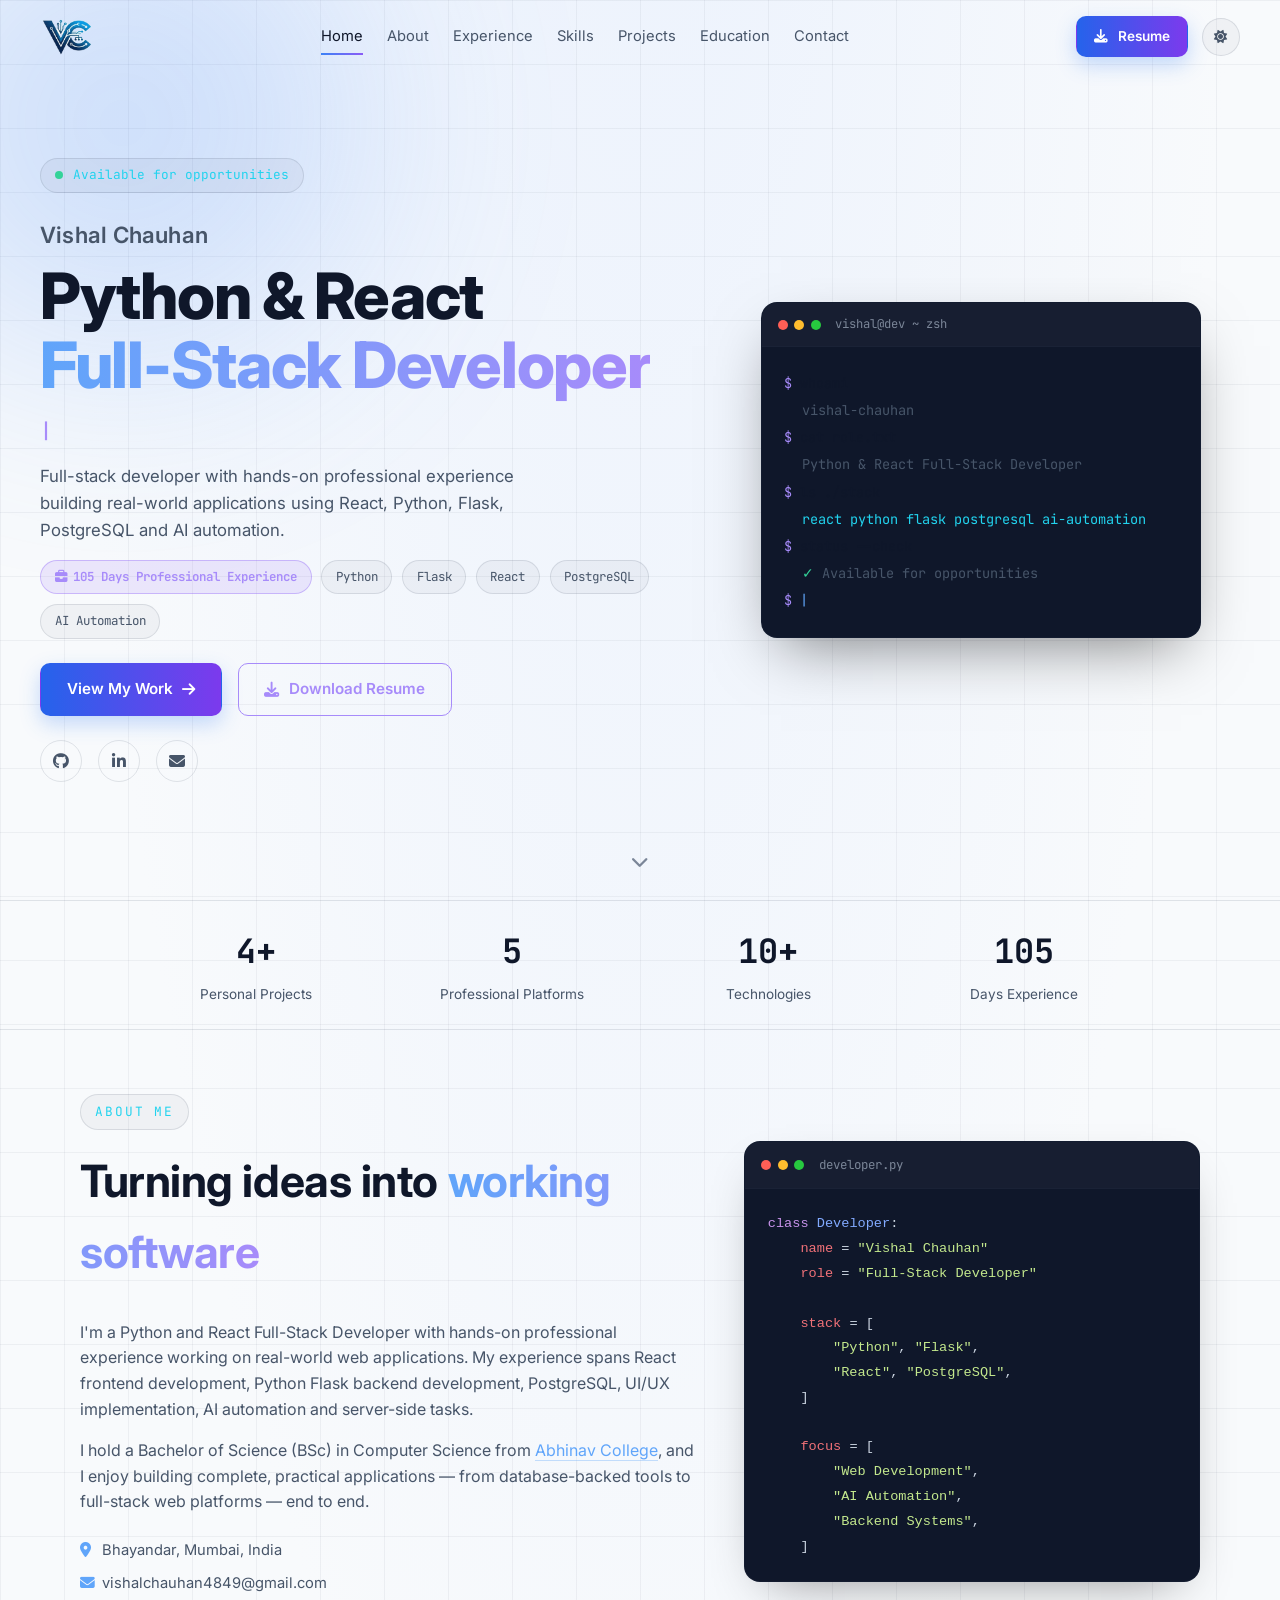
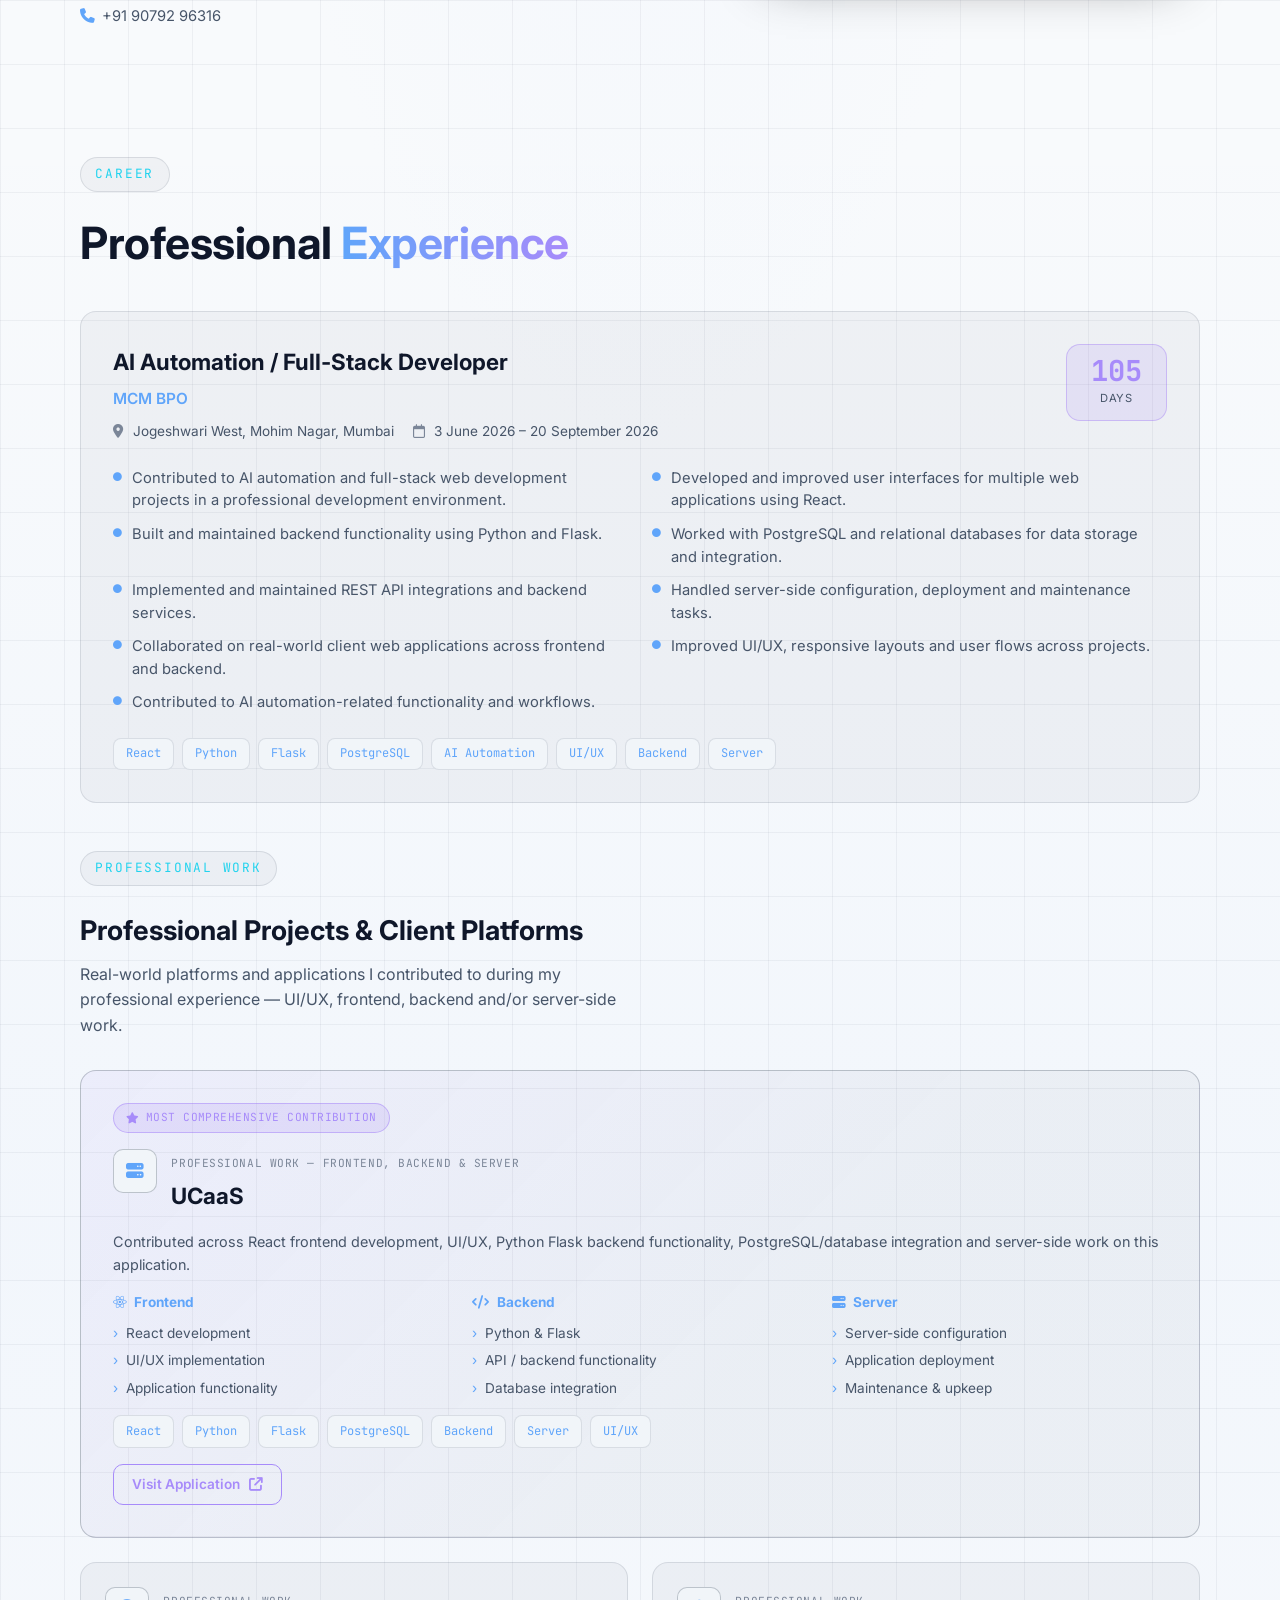
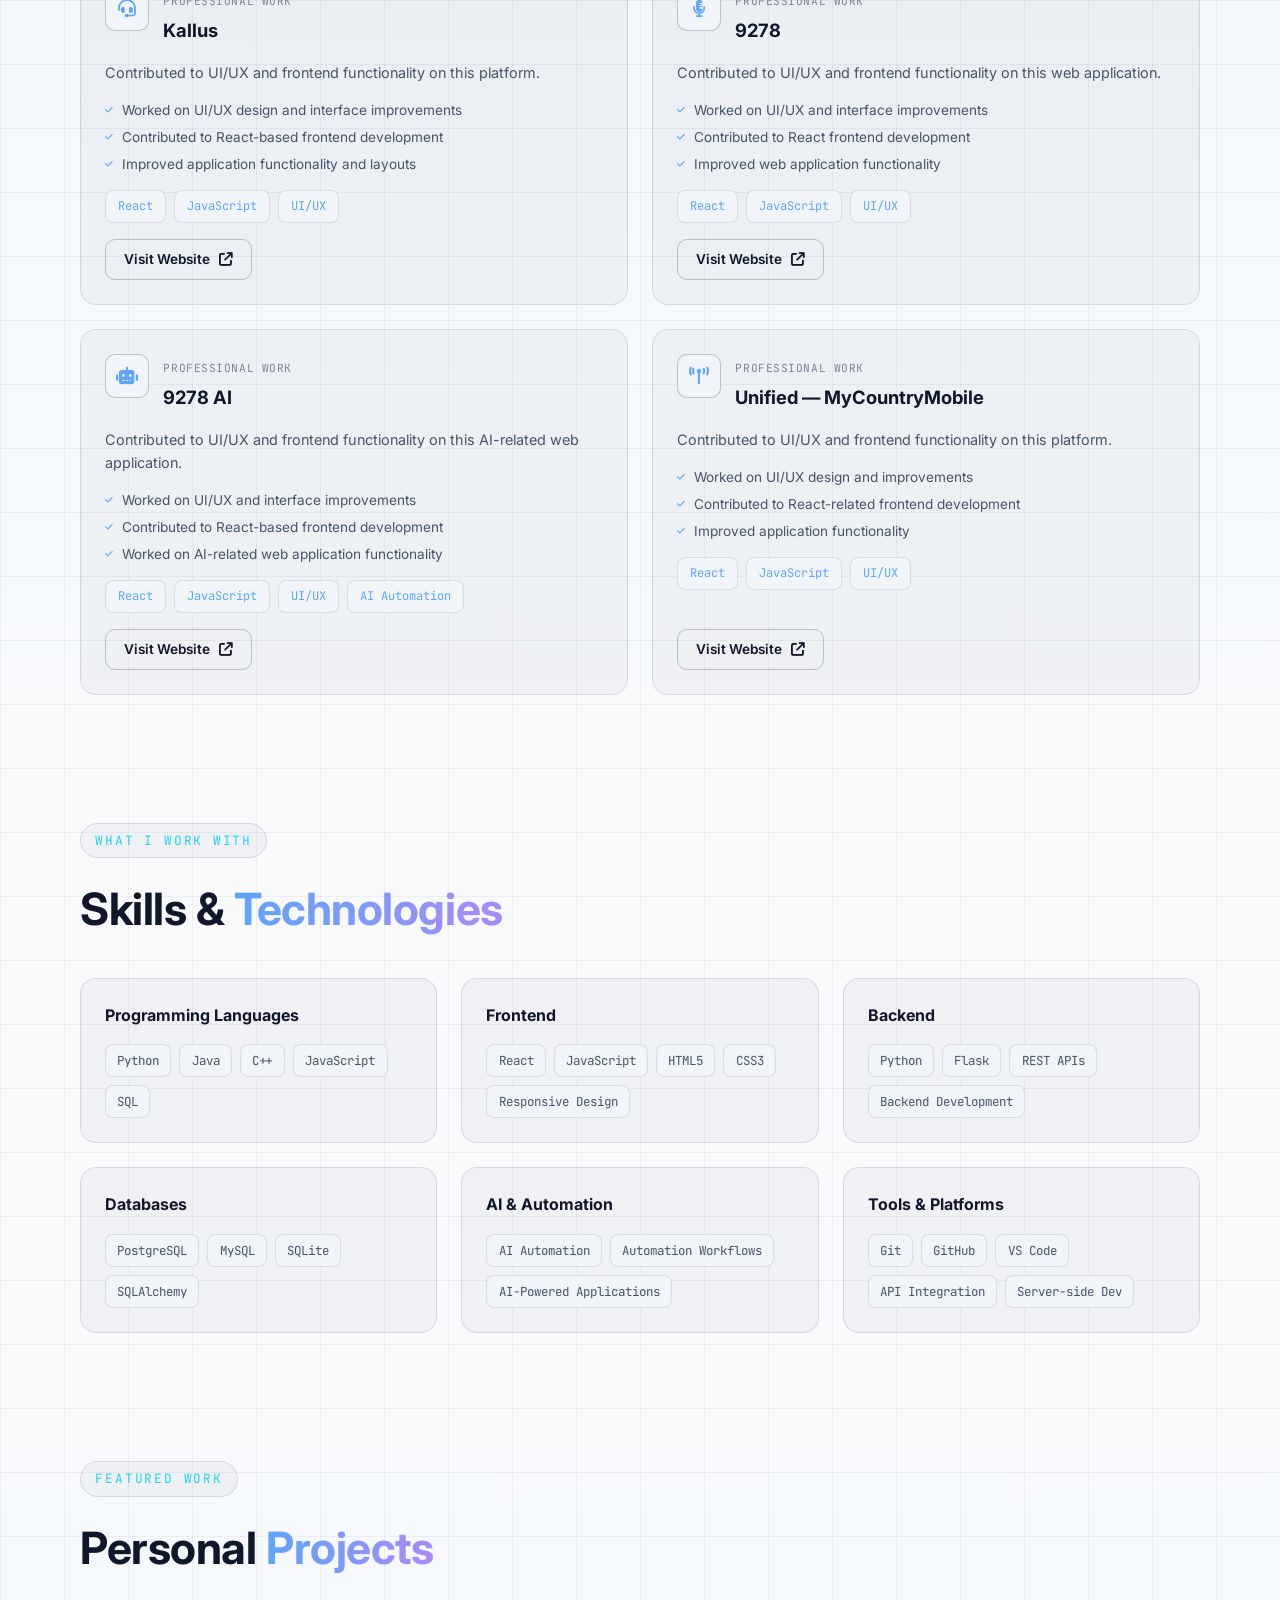
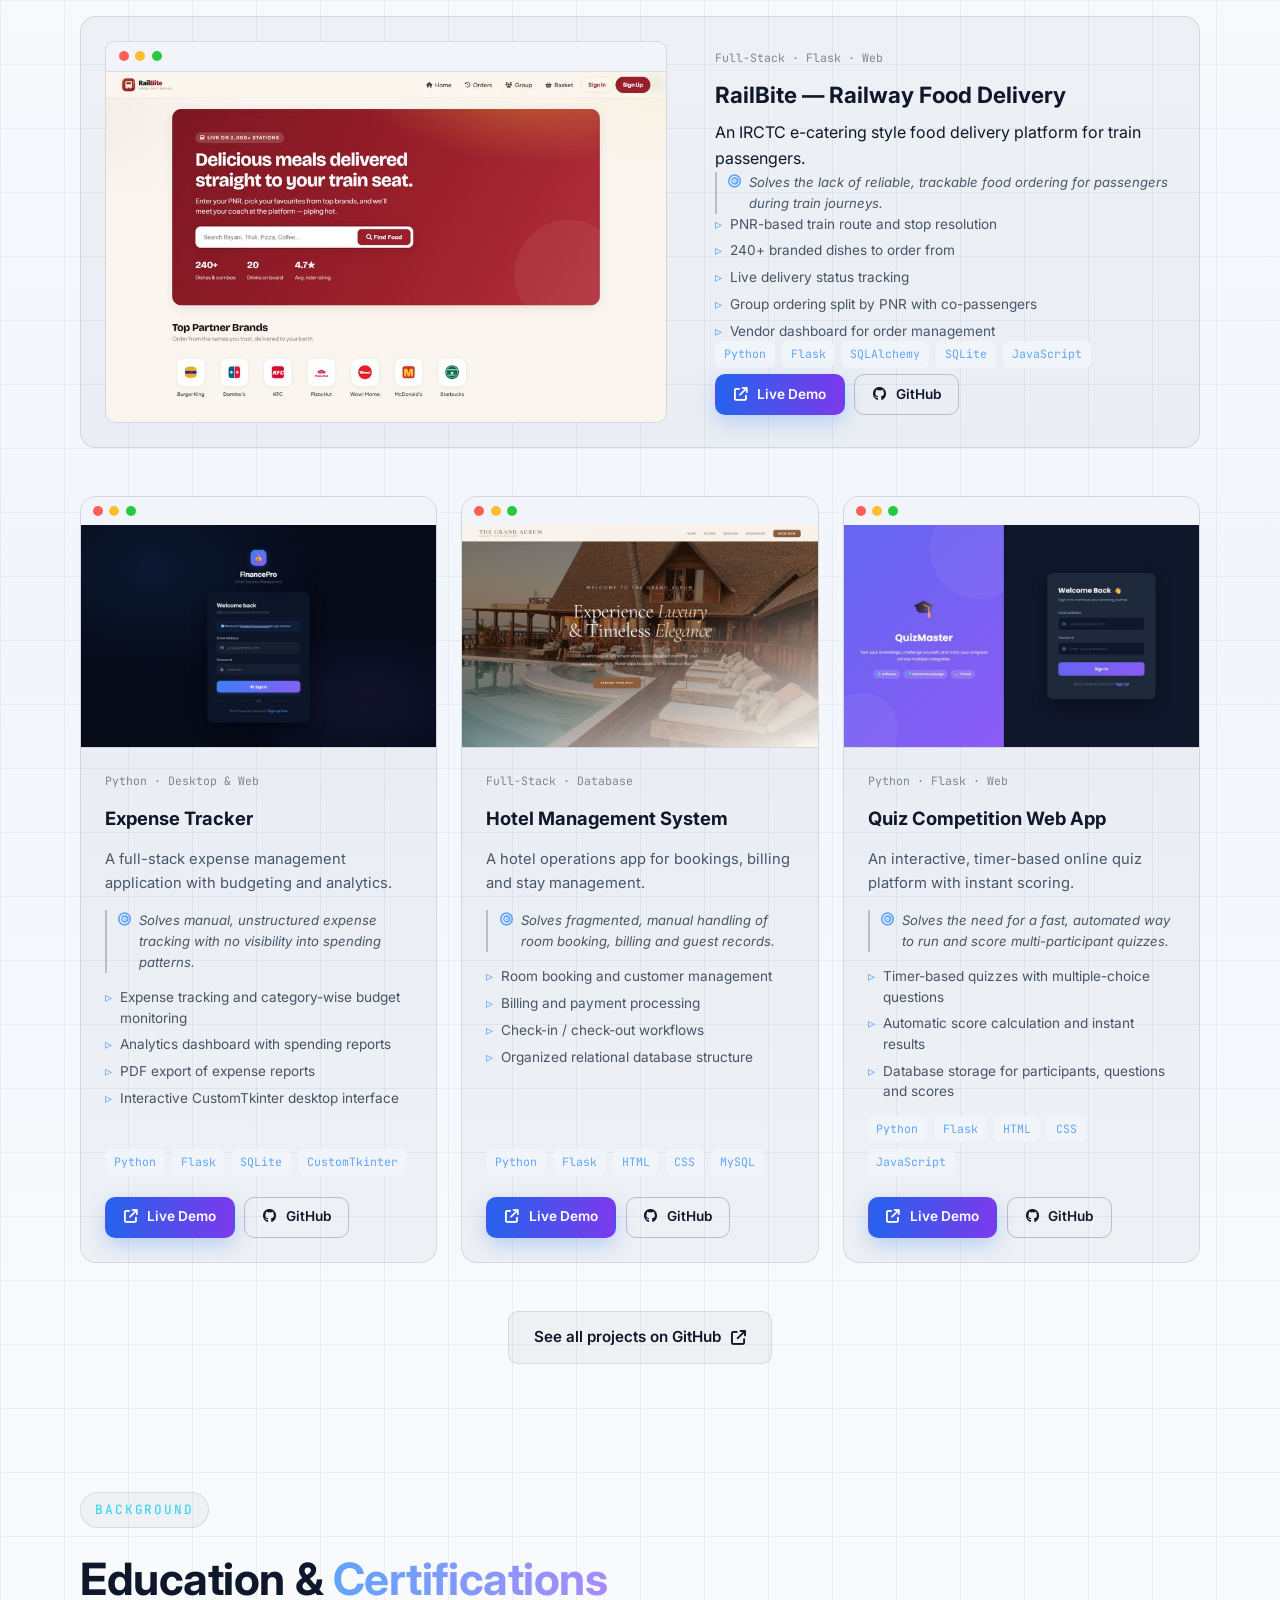
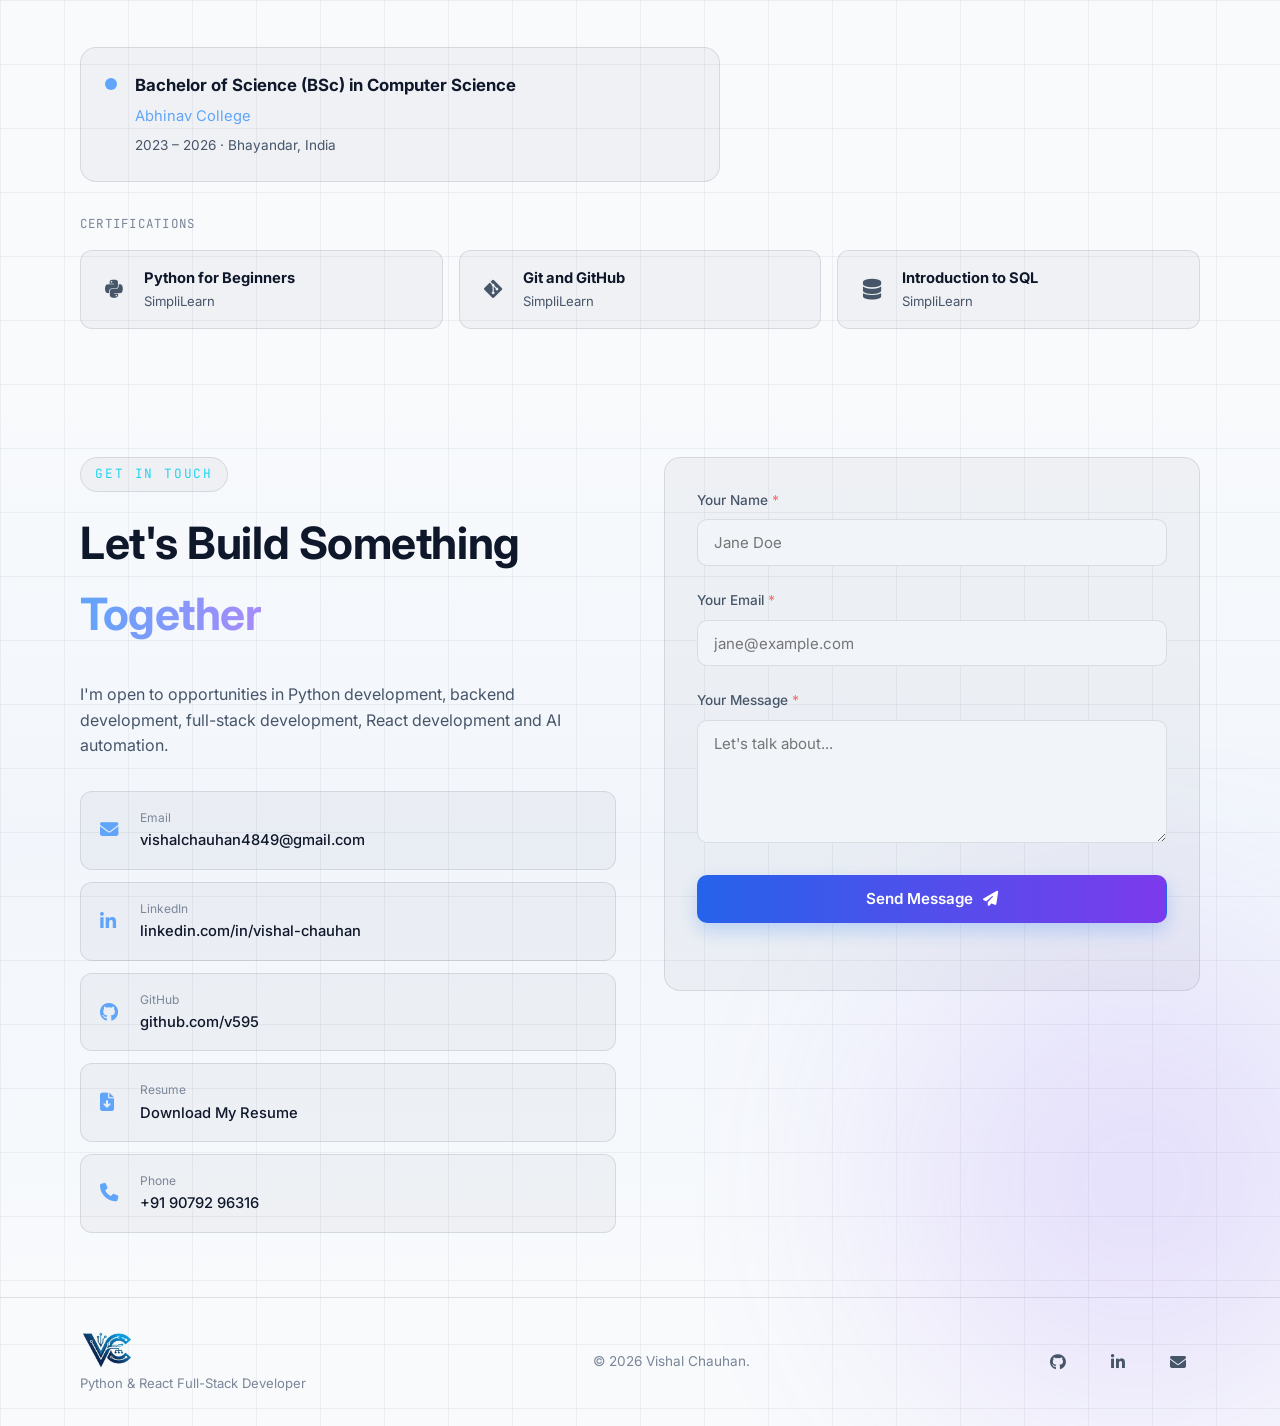
<file: netlify_site/index.html>
<!doctype html>
<html lang="en">
<head>
<meta charset="UTF-8">
<meta name="viewport" content="width=device-width, initial-scale=1.0">
<title>Vishal Chauhan | Python & React Full-Stack Developer</title>
<meta name="description" content="Python & React Full-Stack Developer with professional experience in Flask, PostgreSQL, AI automation, UI/UX, backend development and modern web applications.">
<meta name="author" content="Vishal Chauhan">
<link rel="canonical" href="https://vishalchauhann.netlify.app/">
<meta property="og:type" content="website">
<meta property="og:title" content="Vishal Chauhan | Python & React Full-Stack Developer">
<meta property="og:description" content="Python & React Full-Stack Developer with professional experience in Flask, PostgreSQL, AI automation, UI/UX, backend development and modern web applications.">
<meta property="og:url" content="https://vishalchauhann.netlify.app/">
<meta name="twitter:card" content="summary">
<meta name="twitter:title" content="Vishal Chauhan | Python & React Full-Stack Developer">
<meta name="twitter:description" content="Python & React Full-Stack Developer with professional experience in Flask, PostgreSQL, AI automation, UI/UX, backend development and modern web applications.">
<link rel="icon" type="image/png" href="files/vc-logo.png">
<link rel="preconnect" href="https://fonts.googleapis.com">
<link rel="preconnect" href="https://fonts.gstatic.com" crossorigin>
<link href="https://fonts.googleapis.com/css2?family=Inter:wght@400;500;600;700;800&family=JetBrains+Mono:wght@400;500;600&display=swap" rel="stylesheet">
<link rel="stylesheet" href="https://cdnjs.cloudflare.com/ajax/libs/font-awesome/6.5.2/css/all.min.css">
<link rel="stylesheet" href="css/style.css">
</head>
<body>
<script>
  (function () {
    var saved = localStorage.getItem("theme");
    if (saved === "light" || (!saved && window.matchMedia("(prefers-color-scheme: light)").matches)) {
      document.documentElement.setAttribute("data-theme", "light");
    }
  })();
</script>

<a href="#main" class="skip-link">Skip to content</a>

<div class="bg-wash"></div>
<div class="bg-grid"></div>
<div class="glow glow-a"></div>
<div class="glow glow-b"></div>

<div id="toast" class="toast" role="status" aria-live="polite"></div>

<header class="navbar" id="navbar">
  <div class="nav-inner">
    <a href="#home" class="brand"><img src="files/vc-logo.png" alt="Vishal Chauhan" class="brand-logo"></a>
    <nav class="nav-links" id="navLinks" aria-label="Primary">
      <a href="#home" class="nav-link active" data-nav>Home</a>
      <a href="#about" class="nav-link" data-nav>About</a>
      <a href="#experience" class="nav-link" data-nav>Experience</a>
      <a href="#skills" class="nav-link" data-nav>Skills</a>
      <a href="#projects" class="nav-link" data-nav>Projects</a>
      <a href="#education" class="nav-link" data-nav>Education</a>
      <a href="#contact" class="nav-link" data-nav>Contact</a>
    </nav>
    <div class="nav-actions">
      <a href="files/VISHAL_CHAUHAN_Resume.pdf" class="btn btn-primary btn-sm" download>
        <i class="fa-solid fa-download"></i> <span>Resume</span>
      </a>
      <button class="theme-toggle" id="themeToggle" aria-label="Toggle light/dark theme">
        <i class="fa-solid fa-sun"></i>
        <i class="fa-solid fa-moon"></i>
      </button>
      <button class="nav-toggle" id="navToggle" aria-label="Toggle menu" aria-expanded="false" aria-controls="navLinks">
        <span></span><span></span><span></span>
      </button>
    </div>
  </div>
</header>

<main id="main">

  <section class="hero" id="home">
    <div class="hero-inner">
      <div class="hero-text">
        <p class="eyebrow reveal"><span class="pulse-dot"></span> Available for opportunities</p>
        <h1 class="hero-name reveal">Vishal Chauhan</h1>
        <h2 class="hero-title reveal">Python &amp; React<br><span class="gradient-text">Full-Stack Developer</span></h2>
        <p class="hero-role reveal">
          <span id="typed"></span><span class="cursor">|</span>
        </p>
        <p class="hero-desc reveal">Full-stack developer with hands-on professional experience building real-world applications using React, Python, Flask, PostgreSQL and AI automation.</p>
        <div class="hero-highlights reveal">
          <span class="highlight-chip highlight-chip-accent"><i class="fa-solid fa-briefcase"></i> 105 Days Professional Experience</span>
          <span class="highlight-chip">Python</span>
          <span class="highlight-chip">Flask</span>
          <span class="highlight-chip">React</span>
          <span class="highlight-chip">PostgreSQL</span>
          <span class="highlight-chip">AI Automation</span>
        </div>
        <div class="hero-cta reveal">
          <a href="#projects" class="btn btn-primary">View My Work <i class="fa-solid fa-arrow-right"></i></a>
          <a href="files/VISHAL_CHAUHAN_Resume.pdf" class="btn btn-accent" download>
            <i class="fa-solid fa-download"></i> Download Resume
          </a>
        </div>
        <div class="hero-socials reveal">
          <a href="https://github.com/v595" target="_blank" rel="noopener" aria-label="GitHub"><i class="fa-brands fa-github"></i></a>
          <a href="https://www.linkedin.com/in/vishal-chauhan-854780410" target="_blank" rel="noopener" aria-label="LinkedIn"><i class="fa-brands fa-linkedin-in"></i></a>
          <a href="mailto:vishalchauhan4849@gmail.com" aria-label="Email"><i class="fa-solid fa-envelope"></i></a>
        </div>
      </div>
      <div class="hero-visual reveal">
        <div class="term-panel">
          <div class="term-head">
            <span class="dot red"></span><span class="dot yellow"></span><span class="dot green"></span>
            <span class="term-title">vishal@dev ~ zsh</span>
          </div>
          <div class="term-body">
            <div><span class="term-prompt">$</span> <span class="term-cmd">whoami</span></div>
            <span class="term-out">vishal-chauhan</span>
            <div><span class="term-prompt">$</span> <span class="term-cmd">cat role.txt</span></div>
            <span class="term-out">Python &amp; React Full-Stack Developer</span>
            <div><span class="term-prompt">$</span> <span class="term-cmd">ls ./stack</span></div>
            <span class="term-out"><span class="term-tag">react</span>  <span class="term-tag">python</span>  <span class="term-tag">flask</span>  <span class="term-tag">postgresql</span>  <span class="term-tag">ai-automation</span></span>
            <div><span class="term-prompt">$</span> <span class="term-cmd">status --check</span></div>
            <span class="term-out"><span class="term-ok">&#10003;</span> Available for opportunities</span>
            <div><span class="term-prompt">$</span> <span class="cursor">|</span></div>
          </div>
        </div>
      </div>
    </div>
    <a href="#about" class="scroll-cue" aria-label="Scroll down"><i class="fa-solid fa-chevron-down"></i></a>
  </section>

  <section class="stats">
    <div class="stats-inner">
      <div class="stat reveal">
        <div class="stat-value" data-count="4" data-suffix="+">0</div>
        <div class="stat-label">Personal Projects</div>
      </div>
      <div class="stat reveal">
        <div class="stat-value" data-count="5" data-suffix="">0</div>
        <div class="stat-label">Professional Platforms</div>
      </div>
      <div class="stat reveal">
        <div class="stat-value" data-count="10" data-suffix="+">0</div>
        <div class="stat-label">Technologies</div>
      </div>
      <div class="stat reveal">
        <div class="stat-value" data-count="105" data-suffix="">0</div>
        <div class="stat-label">Days Experience</div>
      </div>
    </div>
  </section>

  <section class="section" id="about">
    <div class="section-inner about-grid">
      <div class="reveal">
        <p class="section-tag">About Me</p>
        <h2 class="section-title">Turning ideas into <span class="gradient-text">working software</span></h2>
        <p class="about-text">I'm a Python and React Full-Stack Developer with hands-on professional experience working on real-world web applications. My experience spans React frontend development, Python Flask backend development, PostgreSQL, UI/UX implementation, AI automation and server-side tasks.</p>
        <p class="about-text">
          I hold a Bachelor of Science (BSc) in Computer Science from
          <a href="https://www.abhinavcollege.org/" target="_blank" rel="noopener">Abhinav College</a>,
          and I enjoy building complete, practical applications — from database-backed
          tools to full-stack web platforms — end to end.
        </p>
        <div class="about-info">
          <div><i class="fa-solid fa-location-dot"></i> Bhayandar, Mumbai, India</div>
          <div><i class="fa-solid fa-envelope"></i> vishalchauhan4849@gmail.com</div>
          <div><i class="fa-solid fa-phone"></i> +91 90792 96316</div>
        </div>
      </div>
      <div class="code-card reveal">
        <div class="code-card-head">
          <span class="dot red"></span><span class="dot yellow"></span><span class="dot green"></span>
          <span class="code-card-title">developer.py</span>
        </div>
        <pre class="code-card-body"><code><span class="tok-kw">class</span> <span class="tok-class">Developer</span>:
    <span class="tok-var">name</span> = <span class="tok-str">"Vishal Chauhan"</span>
    <span class="tok-var">role</span> = <span class="tok-str">"Full-Stack Developer"</span>

    <span class="tok-var">stack</span> = [
        <span class="tok-str">"Python"</span>, <span class="tok-str">"Flask"</span>,
        <span class="tok-str">"React"</span>, <span class="tok-str">"PostgreSQL"</span>,
    ]

    <span class="tok-var">focus</span> = [
        <span class="tok-str">"Web Development"</span>,
        <span class="tok-str">"AI Automation"</span>,
        <span class="tok-str">"Backend Systems"</span>,
    ]</code></pre>
      </div>
    </div>
  </section>

  <section class="section section-alt" id="experience">
    <div class="section-inner">
      <p class="section-tag reveal">Career</p>
      <h2 class="section-title reveal">Professional <span class="gradient-text">Experience</span></h2>

      <div class="exp-card reveal">
        <div class="exp-head">
          <div class="exp-head-main">
            <h3>AI Automation / Full-Stack Developer</h3>
            <span class="exp-company">MCM BPO</span>
            <p class="exp-meta">
              <span><i class="fa-solid fa-location-dot"></i> Jogeshwari West, Mohim Nagar, Mumbai</span>
              <span><i class="fa-regular fa-calendar"></i> 3 June 2026 – 20 September 2026</span>
            </p>
          </div>
          <div class="exp-duration">
            <span class="exp-duration-value">105</span>
            <span class="exp-duration-label">Days</span>
          </div>
        </div>
        <ul class="exp-list">
          <li><i class="fa-solid fa-circle"></i> Contributed to AI automation and full-stack web development projects in a professional development environment.</li>
          <li><i class="fa-solid fa-circle"></i> Developed and improved user interfaces for multiple web applications using React.</li>
          <li><i class="fa-solid fa-circle"></i> Built and maintained backend functionality using Python and Flask.</li>
          <li><i class="fa-solid fa-circle"></i> Worked with PostgreSQL and relational databases for data storage and integration.</li>
          <li><i class="fa-solid fa-circle"></i> Implemented and maintained REST API integrations and backend services.</li>
          <li><i class="fa-solid fa-circle"></i> Handled server-side configuration, deployment and maintenance tasks.</li>
          <li><i class="fa-solid fa-circle"></i> Collaborated on real-world client web applications across frontend and backend.</li>
          <li><i class="fa-solid fa-circle"></i> Improved UI/UX, responsive layouts and user flows across projects.</li>
          <li><i class="fa-solid fa-circle"></i> Contributed to AI automation-related functionality and workflows.</li>
        </ul>
        <div class="exp-badges">
          <span class="badge">React</span><span class="badge">Python</span><span class="badge">Flask</span><span class="badge">PostgreSQL</span><span class="badge">AI Automation</span><span class="badge">UI/UX</span><span class="badge">Backend</span><span class="badge">Server</span>
        </div>
      </div>

      <div class="pro-projects-head reveal">
        <p class="section-tag">Professional Work</p>
        <h3>Professional Projects &amp; Client Platforms</h3>
        <p class="section-sub">Real-world platforms and applications I contributed to during my professional experience — UI/UX, frontend, backend and/or server-side work.</p>
      </div>

      <div class="pro-projects-grid">
        <article class="pro-card pro-card-featured reveal">
          <span class="featured-tag"><i class="fa-solid fa-star"></i> Most Comprehensive Contribution</span>
          <div class="pro-card-head">
            <div class="pro-card-icon"><i class="fa-solid fa-server"></i></div>
            <div>
              <span class="pro-card-role">Professional Work — Frontend, Backend &amp; Server</span>
              <h4>UCaaS</h4>
            </div>
          </div>
          <p class="pro-desc">Contributed across React frontend development, UI/UX, Python Flask backend functionality, PostgreSQL/database integration and server-side work on this application.</p>
          <div class="stack-breakdown">
            <div class="stack-col">
              <h5><i class="fa-brands fa-react"></i> Frontend</h5>
              <ul>
                <li>React development</li>
                <li>UI/UX implementation</li>
                <li>Application functionality</li>
              </ul>
            </div>
            <div class="stack-col">
              <h5><i class="fa-solid fa-code"></i> Backend</h5>
              <ul>
                <li>Python &amp; Flask</li>
                <li>API / backend functionality</li>
                <li>Database integration</li>
              </ul>
            </div>
            <div class="stack-col">
              <h5><i class="fa-solid fa-server"></i> Server</h5>
              <ul>
                <li>Server-side configuration</li>
                <li>Application deployment</li>
                <li>Maintenance &amp; upkeep</li>
              </ul>
            </div>
          </div>
          <div class="pro-badges">
            <span class="badge">React</span><span class="badge">Python</span><span class="badge">Flask</span><span class="badge">PostgreSQL</span><span class="badge">Backend</span><span class="badge">Server</span><span class="badge">UI/UX</span>
          </div>
          <div class="pro-card-links">
            <a href="https://app.ucaas.in/" target="_blank" rel="noopener" class="btn btn-accent btn-sm">
              Visit Application <i class="fa-solid fa-arrow-up-right-from-square"></i>
            </a>
          </div>
        </article>

        <article class="pro-card reveal">
          <div class="pro-card-head">
            <div class="pro-card-icon"><i class="fa-solid fa-headset"></i></div>
            <div>
              <span class="pro-card-role">Professional Work</span>
              <h4>Kallus</h4>
            </div>
          </div>
          <p class="pro-desc">Contributed to UI/UX and frontend functionality on this platform.</p>
          <ul class="pro-contrib">
            <li><i class="fa-solid fa-check"></i> Worked on UI/UX design and interface improvements</li>
            <li><i class="fa-solid fa-check"></i> Contributed to React-based frontend development</li>
            <li><i class="fa-solid fa-check"></i> Improved application functionality and layouts</li>
          </ul>
          <div class="pro-badges">
            <span class="badge">React</span><span class="badge">JavaScript</span><span class="badge">UI/UX</span>
          </div>
          <div class="pro-card-links">
            <a href="https://www.kallus.io/" target="_blank" rel="noopener" class="btn btn-outline btn-sm">
              Visit Website <i class="fa-solid fa-arrow-up-right-from-square"></i>
            </a>
          </div>
        </article>

        <article class="pro-card reveal">
          <div class="pro-card-head">
            <div class="pro-card-icon"><i class="fa-solid fa-microphone-lines"></i></div>
            <div>
              <span class="pro-card-role">Professional Work</span>
              <h4>9278</h4>
            </div>
          </div>
          <p class="pro-desc">Contributed to UI/UX and frontend functionality on this web application.</p>
          <ul class="pro-contrib">
            <li><i class="fa-solid fa-check"></i> Worked on UI/UX and interface improvements</li>
            <li><i class="fa-solid fa-check"></i> Contributed to React frontend development</li>
            <li><i class="fa-solid fa-check"></i> Improved web application functionality</li>
          </ul>
          <div class="pro-badges">
            <span class="badge">React</span><span class="badge">JavaScript</span><span class="badge">UI/UX</span>
          </div>
          <div class="pro-card-links">
            <a href="https://www.9278.io/" target="_blank" rel="noopener" class="btn btn-outline btn-sm">
              Visit Website <i class="fa-solid fa-arrow-up-right-from-square"></i>
            </a>
          </div>
        </article>

        <article class="pro-card reveal">
          <div class="pro-card-head">
            <div class="pro-card-icon"><i class="fa-solid fa-robot"></i></div>
            <div>
              <span class="pro-card-role">Professional Work</span>
              <h4>9278 AI</h4>
            </div>
          </div>
          <p class="pro-desc">Contributed to UI/UX and frontend functionality on this AI-related web application.</p>
          <ul class="pro-contrib">
            <li><i class="fa-solid fa-check"></i> Worked on UI/UX and interface improvements</li>
            <li><i class="fa-solid fa-check"></i> Contributed to React-based frontend development</li>
            <li><i class="fa-solid fa-check"></i> Worked on AI-related web application functionality</li>
          </ul>
          <div class="pro-badges">
            <span class="badge">React</span><span class="badge">JavaScript</span><span class="badge">UI/UX</span><span class="badge">AI Automation</span>
          </div>
          <div class="pro-card-links">
            <a href="https://www.9278.ai/" target="_blank" rel="noopener" class="btn btn-outline btn-sm">
              Visit Website <i class="fa-solid fa-arrow-up-right-from-square"></i>
            </a>
          </div>
        </article>

        <article class="pro-card reveal">
          <div class="pro-card-head">
            <div class="pro-card-icon"><i class="fa-solid fa-tower-broadcast"></i></div>
            <div>
              <span class="pro-card-role">Professional Work</span>
              <h4>Unified — MyCountryMobile</h4>
            </div>
          </div>
          <p class="pro-desc">Contributed to UI/UX and frontend functionality on this platform.</p>
          <ul class="pro-contrib">
            <li><i class="fa-solid fa-check"></i> Worked on UI/UX design and improvements</li>
            <li><i class="fa-solid fa-check"></i> Contributed to React-related frontend development</li>
            <li><i class="fa-solid fa-check"></i> Improved application functionality</li>
          </ul>
          <div class="pro-badges">
            <span class="badge">React</span><span class="badge">JavaScript</span><span class="badge">UI/UX</span>
          </div>
          <div class="pro-card-links">
            <a href="https://unified.mycountrymobile.com/" target="_blank" rel="noopener" class="btn btn-outline btn-sm">
              Visit Website <i class="fa-solid fa-arrow-up-right-from-square"></i>
            </a>
          </div>
        </article>
      </div>
    </div>
  </section>

  <section class="section" id="skills">
    <div class="section-inner">
      <p class="section-tag reveal">What I Work With</p>
      <h2 class="section-title reveal">Skills &amp; <span class="gradient-text">Technologies</span></h2>
      <div class="skills-grid">
        <div class="skill-card reveal">
          <h3>Programming Languages</h3>
          <div class="skill-tags">
            <span class="skill-tag" data-tech="python">Python</span><span class="skill-tag">Java</span><span class="skill-tag">C++</span><span class="skill-tag" data-tech="javascript">JavaScript</span><span class="skill-tag">SQL</span>
          </div>
        </div>
        <div class="skill-card reveal">
          <h3>Frontend</h3>
          <div class="skill-tags">
            <span class="skill-tag" data-tech="react">React</span><span class="skill-tag" data-tech="javascript">JavaScript</span><span class="skill-tag">HTML5</span><span class="skill-tag">CSS3</span><span class="skill-tag">Responsive Design</span>
          </div>
        </div>
        <div class="skill-card reveal">
          <h3>Backend</h3>
          <div class="skill-tags">
            <span class="skill-tag" data-tech="python">Python</span><span class="skill-tag" data-tech="flask">Flask</span><span class="skill-tag">REST APIs</span><span class="skill-tag">Backend Development</span>
          </div>
        </div>
        <div class="skill-card reveal">
          <h3>Databases</h3>
          <div class="skill-tags">
            <span class="skill-tag" data-tech="postgresql">PostgreSQL</span><span class="skill-tag">MySQL</span><span class="skill-tag">SQLite</span><span class="skill-tag">SQLAlchemy</span>
          </div>
        </div>
        <div class="skill-card reveal">
          <h3>AI &amp; Automation</h3>
          <div class="skill-tags">
            <span class="skill-tag" data-tech="ai">AI Automation</span><span class="skill-tag" data-tech="ai">Automation Workflows</span><span class="skill-tag" data-tech="ai">AI-Powered Applications</span>
          </div>
        </div>
        <div class="skill-card reveal">
          <h3>Tools &amp; Platforms</h3>
          <div class="skill-tags">
            <span class="skill-tag" data-tech="git">Git</span><span class="skill-tag" data-tech="github">GitHub</span><span class="skill-tag">VS Code</span><span class="skill-tag">API Integration</span><span class="skill-tag">Server-side Dev</span>
          </div>
        </div>
      </div>
    </div>
  </section>

  <section class="section section-alt" id="projects">
    <div class="section-inner">
      <p class="section-tag reveal">Featured Work</p>
      <h2 class="section-title reveal">Personal <span class="gradient-text">Projects</span></h2>

      <div class="featured-project reveal">
        <div class="featured-project-media">
          <div class="browser-bar">
            <span class="dot red"></span><span class="dot yellow"></span><span class="dot green"></span>
          </div>
          <img src="files/screenshots/railbite.jpg" alt="RailBite train food delivery app home screen showing PNR search and partner restaurant brands" loading="lazy" width="960" height="600">
        </div>
        <div class="featured-project-body">
          <span class="project-category">Full-Stack &middot; Flask &middot; Web</span>
          <h3>RailBite — Railway Food Delivery</h3>
          <p class="project-summary">An IRCTC e-catering style food delivery platform for train passengers.</p>
          <div class="project-problem"><i class="fa-solid fa-bullseye"></i> Solves the lack of reliable, trackable food ordering for passengers during train journeys.</div>
          <ul class="project-features">
            <li>PNR-based train route and stop resolution</li>
            <li>240+ branded dishes to order from</li>
            <li>Live delivery status tracking</li>
            <li>Group ordering split by PNR with co-passengers</li>
            <li>Vendor dashboard for order management</li>
          </ul>
          <div class="project-stack">
            <span>Python</span><span>Flask</span><span>SQLAlchemy</span><span>SQLite</span><span>JavaScript</span>
          </div>
          <div class="project-links">
            <a href="https://railway-fd.onrender.com" target="_blank" rel="noopener" class="btn btn-primary btn-sm">
              <i class="fa-solid fa-arrow-up-right-from-square"></i> Live Demo
            </a>
            <a href="https://github.com/v595/railway_fd" target="_blank" rel="noopener" class="btn btn-outline btn-sm">
              <i class="fa-brands fa-github"></i> GitHub
            </a>
          </div>
        </div>
      </div>

      <div class="projects-grid">
        <article class="project-card reveal">
          <div class="project-media">
            <div class="browser-bar">
              <span class="dot red"></span><span class="dot yellow"></span><span class="dot green"></span>
            </div>
            <img src="files/screenshots/expense-tracker.jpg" alt="Expense Tracker sign-in screen with email and password fields" loading="lazy" width="960" height="600">
          </div>
          <div class="project-body">
            <div class="project-top">
              <span class="project-category">Python &middot; Desktop &amp; Web</span>
            </div>
            <h3>Expense Tracker</h3>
            <p class="project-summary">A full-stack expense management application with budgeting and analytics.</p>
            <div class="project-problem"><i class="fa-solid fa-bullseye"></i> Solves manual, unstructured expense tracking with no visibility into spending patterns.</div>
            <ul class="project-features">
              <li>Expense tracking and category-wise budget monitoring</li>
              <li>Analytics dashboard with spending reports</li>
              <li>PDF export of expense reports</li>
              <li>Interactive CustomTkinter desktop interface</li>
            </ul>
            <div class="project-stack">
              <span>Python</span><span>Flask</span><span>SQLite</span><span>CustomTkinter</span>
            </div>
            <div class="project-links">
              <a href="https://expenses-tracker-bysn.onrender.com/" target="_blank" rel="noopener" class="btn btn-primary btn-sm">
                <i class="fa-solid fa-arrow-up-right-from-square"></i> Live Demo
              </a>
              <a href="https://github.com/v595/expenses_tracker" target="_blank" rel="noopener" class="btn btn-outline btn-sm">
                <i class="fa-brands fa-github"></i> GitHub
              </a>
            </div>
          </div>
        </article>
        <article class="project-card reveal">
          <div class="project-media">
            <div class="browser-bar">
              <span class="dot red"></span><span class="dot yellow"></span><span class="dot green"></span>
            </div>
            <img src="files/screenshots/hotel-management.jpg" alt="Hotel Management System landing page for a luxury hotel booking site" loading="lazy" width="960" height="600">
          </div>
          <div class="project-body">
            <div class="project-top">
              <span class="project-category">Full-Stack &middot; Database</span>
            </div>
            <h3>Hotel Management System</h3>
            <p class="project-summary">A hotel operations app for bookings, billing and stay management.</p>
            <div class="project-problem"><i class="fa-solid fa-bullseye"></i> Solves fragmented, manual handling of room booking, billing and guest records.</div>
            <ul class="project-features">
              <li>Room booking and customer management</li>
              <li>Billing and payment processing</li>
              <li>Check-in / check-out workflows</li>
              <li>Organized relational database structure</li>
            </ul>
            <div class="project-stack">
              <span>Python</span><span>Flask</span><span>HTML</span><span>CSS</span><span>MySQL</span>
            </div>
            <div class="project-links">
              <a href="https://hotel-management-system-luc1.onrender.com/" target="_blank" rel="noopener" class="btn btn-primary btn-sm">
                <i class="fa-solid fa-arrow-up-right-from-square"></i> Live Demo
              </a>
              <a href="https://github.com/v595/hotel-management-system" target="_blank" rel="noopener" class="btn btn-outline btn-sm">
                <i class="fa-brands fa-github"></i> GitHub
              </a>
            </div>
          </div>
        </article>
        <article class="project-card reveal">
          <div class="project-media">
            <div class="browser-bar">
              <span class="dot red"></span><span class="dot yellow"></span><span class="dot green"></span>
            </div>
            <img src="files/screenshots/quiz-competition.jpg" alt="Quiz Competition web app sign-in screen with quiz category chips" loading="lazy" width="960" height="600">
          </div>
          <div class="project-body">
            <div class="project-top">
              <span class="project-category">Python &middot; Flask &middot; Web</span>
            </div>
            <h3>Quiz Competition Web App</h3>
            <p class="project-summary">An interactive, timer-based online quiz platform with instant scoring.</p>
            <div class="project-problem"><i class="fa-solid fa-bullseye"></i> Solves the need for a fast, automated way to run and score multi-participant quizzes.</div>
            <ul class="project-features">
              <li>Timer-based quizzes with multiple-choice questions</li>
              <li>Automatic score calculation and instant results</li>
              <li>Database storage for participants, questions and scores</li>
            </ul>
            <div class="project-stack">
              <span>Python</span><span>Flask</span><span>HTML</span><span>CSS</span><span>JavaScript</span>
            </div>
            <div class="project-links">
              <a href="https://quiz-competition-f83r.onrender.com/" target="_blank" rel="noopener" class="btn btn-primary btn-sm">
                <i class="fa-solid fa-arrow-up-right-from-square"></i> Live Demo
              </a>
              <a href="https://github.com/v595/QUIZ-COMPETITION" target="_blank" rel="noopener" class="btn btn-outline btn-sm">
                <i class="fa-brands fa-github"></i> GitHub
              </a>
            </div>
          </div>
        </article>
      </div>
      <div class="projects-more reveal">
        <a href="https://github.com/v595" target="_blank" rel="noopener" class="btn btn-ghost">
          See all projects on GitHub <i class="fa-solid fa-arrow-up-right-from-square"></i>
        </a>
      </div>
    </div>
  </section>

  <section class="section" id="education">
    <div class="section-inner">
      <p class="section-tag reveal">Background</p>
      <h2 class="section-title reveal">Education &amp; <span class="gradient-text">Certifications</span></h2>
      <div class="timeline-item reveal">
        <div class="timeline-dot"></div>
        <div>
          <h3>Bachelor of Science (BSc) in Computer Science</h3>
          <a href="https://www.abhinavcollege.org/" target="_blank" rel="noopener">Abhinav College</a>
          <p class="timeline-meta">2023 – 2026 &middot; Bhayandar, India</p>
        </div>
      </div>
      <p class="cert-label reveal">Certifications</p>
      <div class="cert-grid reveal">
        <div class="cert-card">
          <i class="fa-brands fa-python"></i>
          <div><h4>Python for Beginners</h4><p>SimpliLearn</p></div>
        </div>
        <div class="cert-card">
          <i class="fa-brands fa-git-alt"></i>
          <div><h4>Git and GitHub</h4><p>SimpliLearn</p></div>
        </div>
        <div class="cert-card">
          <i class="fa-solid fa-database"></i>
          <div><h4>Introduction to SQL</h4><p>SimpliLearn</p></div>
        </div>
      </div>
    </div>
  </section>

  <section class="section section-alt" id="contact">
    <div class="section-inner contact-grid">
      <div class="reveal">
        <p class="section-tag">Get In Touch</p>
        <h2 class="section-title">Let's Build Something <span class="gradient-text">Together</span></h2>
        <p class="about-text">
          I'm open to opportunities in Python development, backend development, full-stack
          development, React development and AI automation.
        </p>
        <div class="contact-methods">
          <a href="mailto:vishalchauhan4849@gmail.com" class="contact-method">
            <i class="fa-solid fa-envelope"></i>
            <div><span>Email</span><strong>vishalchauhan4849@gmail.com</strong></div>
          </a>
          <a href="https://www.linkedin.com/in/vishal-chauhan-854780410" target="_blank" rel="noopener" class="contact-method">
            <i class="fa-brands fa-linkedin-in"></i>
            <div><span>LinkedIn</span><strong>linkedin.com/in/vishal-chauhan</strong></div>
          </a>
          <a href="https://github.com/v595" target="_blank" rel="noopener" class="contact-method">
            <i class="fa-brands fa-github"></i>
            <div><span>GitHub</span><strong>github.com/v595</strong></div>
          </a>
          <a href="files/VISHAL_CHAUHAN_Resume.pdf" download class="contact-method">
            <i class="fa-solid fa-file-arrow-down"></i>
            <div><span>Resume</span><strong>Download My Resume</strong></div>
          </a>
          <a href="tel:+919079296316" class="contact-method">
            <i class="fa-solid fa-phone"></i>
            <div><span>Phone</span><strong>+91 90792 96316</strong></div>
          </a>
        </div>
      </div>

      <form id="contactForm" class="contact-form reveal" novalidate>
        <input type="hidden" name="access_key" value="03574ba2-c3cb-45f0-bed5-edce30b1b074">
        <div class="form-row">
          <label for="name">Your Name <span class="req">*</span></label>
          <input type="text" id="name" name="name" autocomplete="name" placeholder="Jane Doe" required aria-describedby="nameError">
          <span class="field-error" id="nameError" role="alert"><i class="fa-solid fa-circle-exclamation"></i> Please enter your name.</span>
        </div>
        <div class="form-row">
          <label for="email">Your Email <span class="req">*</span></label>
          <input type="email" id="email" name="email" autocomplete="email" placeholder="jane@example.com" required aria-describedby="emailError">
          <span class="field-error" id="emailError" role="alert"><i class="fa-solid fa-circle-exclamation"></i> Please enter a valid email address.</span>
        </div>
        <div class="form-row">
          <label for="message">Your Message <span class="req">*</span></label>
          <textarea id="message" name="message" rows="5" placeholder="Let's talk about..." required aria-describedby="messageError"></textarea>
          <span class="field-error" id="messageError" role="alert"><i class="fa-solid fa-circle-exclamation"></i> Please enter a message.</span>
        </div>
        <button type="submit" class="btn btn-primary btn-block" id="submitBtn">
          <span class="btn-label">Send Message</span>
          <i class="fa-solid fa-paper-plane"></i>
        </button>
        <p class="form-status" id="formStatus" role="status"></p>
      </form>
    </div>
  </section>

</main>

<footer class="footer">
  <div class="footer-inner">
    <div class="footer-brand">
      <a href="#home" class="brand"><img src="files/vc-logo.png" alt="Vishal Chauhan" class="brand-logo"></a>
      <span class="footer-role">Python &amp; React Full-Stack Developer</span>
    </div>
    <p>&copy; <span id="year">2026</span> Vishal Chauhan.</p>
    <div class="footer-socials">
      <a href="https://github.com/v595" target="_blank" rel="noopener" aria-label="GitHub"><i class="fa-brands fa-github"></i></a>
      <a href="https://www.linkedin.com/in/vishal-chauhan-854780410" target="_blank" rel="noopener" aria-label="LinkedIn"><i class="fa-brands fa-linkedin-in"></i></a>
      <a href="mailto:vishalchauhan4849@gmail.com" aria-label="Email"><i class="fa-solid fa-envelope"></i></a>
    </div>
  </div>
</footer>

<button id="backToTop" class="back-to-top" aria-label="Back to top"><i class="fa-solid fa-arrow-up"></i></button>

<script>
  window.__ROLES__ = ["Python Developer", "Backend Developer", "Full-Stack Developer", "React Developer", "Flask Developer", "AI Automation Developer"];
</script>
<script src="js/script.js"></script>
</body>
</html>
</file>
<file: netlify_site/css/style.css>
/* ---------- Design tokens ---------- */
:root {
  --bg: #0a0d13;
  --bg-alt: #0d1119;
  --surface: rgba(255, 255, 255, 0.032);
  --surface-hover: rgba(255, 255, 255, 0.055);
  --border: rgba(148, 163, 184, 0.14);
  --border-strong: rgba(148, 163, 184, 0.3);
  --blue: #3b82f6;
  --blue-light: #60a5fa;
  --blue-btn: #2563eb;
  --violet: #8b5cf6;
  --violet-light: #a78bfa;
  --violet-btn: #7c3aed;
  --cyan: #22d3ee;
  --text: #f1f5f9;
  --text-dim: #94a3b8;
  --text-dimmer: #64748b;
  --radius: 16px;
  --radius-sm: 10px;
  --font-body: "Inter", sans-serif;
  --font-mono: "JetBrains Mono", monospace;
  --shadow-glow: 0 0 32px rgba(59, 130, 246, 0.16);
  --canvas-bg: radial-gradient(ellipse 80% 60% at 50% -10%, #101a2e 0%, #0a0d13 60%);
  --grid-line: rgba(148, 163, 184, 0.05);
  --navbar-scrolled-bg: rgba(10, 13, 19, 0.78);
  --navbar-mobile-bg: rgba(10, 13, 19, 0.97);
  --code-card-bg: #0b0f16;
  --code-text: #cbd5e1;
  --toast-bg: #0f1420;
  --success: #34d399;
  --error: #f87171;

  /* Spacing scale */
  --sp-1: 8px;
  --sp-2: 12px;
  --sp-3: 16px;
  --sp-4: 24px;
  --sp-5: 32px;
  --sp-6: 48px;
  --sp-7: 64px;
  --sp-8: 80px;
  --sp-9: 96px;

  /* Type scale */
  --fs-hero: clamp(2.375rem, 1.35rem + 4vw, 4rem);
  --fs-hero-sub: clamp(1.5rem, 1rem + 2.2vw, 2.375rem);
  --fs-section: clamp(1.875rem, 1.5rem + 1.6vw, 3rem);
  --fs-card: clamp(1.2rem, 1.1rem + 0.4vw, 1.4rem);
}

:root[data-theme="light"] {
  --bg: #f8fafc;
  --bg-alt: #f1f5f9;
  --surface: rgba(15, 23, 42, 0.035);
  --surface-hover: rgba(15, 23, 42, 0.065);
  --border: rgba(51, 65, 85, 0.13);
  --border-strong: rgba(51, 65, 85, 0.28);
  --text: #0f172a;
  --text-dim: #475569;
  --text-dimmer: #7b8698;
  --shadow-glow: 0 0 32px rgba(59, 130, 246, 0.1);
  --canvas-bg: radial-gradient(ellipse 80% 60% at 50% -10%, #eaf1fd 0%, #f8fafc 60%);
  --grid-line: rgba(51, 65, 85, 0.06);
  --navbar-scrolled-bg: rgba(248, 250, 252, 0.82);
  --navbar-mobile-bg: rgba(248, 250, 252, 0.98);
  --code-card-bg: #0f172a;
  --code-text: #cbd5e1;
  --toast-bg: #ffffff;
}

* { margin: 0; padding: 0; box-sizing: border-box; }

html { scroll-behavior: smooth; overflow-x: hidden; }

body {
  background: var(--bg);
  color: var(--text);
  font-family: var(--font-body);
  line-height: 1.6;
  /* overflow-x is handled on <html> only — setting it here too (with no
     overflow-y) makes the browser force overflow-y:auto on body, turning it
     into its own nested scroll container with extra phantom scroll space. */
  position: relative;
  transition: background 0.3s ease, color 0.3s ease;
  -webkit-font-smoothing: antialiased;
}

a { color: inherit; text-decoration: none; }
ul { list-style: none; }
img { max-width: 100%; display: block; }
button { font-family: inherit; }

::selection { background: var(--blue); color: #fff; }

/* Plain, unobtrusive scrollbar — a gradient thumb here reads as a second
   "icon" stacked next to the back-to-top button in the same corner. */
::-webkit-scrollbar { width: 10px; }
::-webkit-scrollbar-track { background: var(--bg); }
::-webkit-scrollbar-thumb { background: var(--border-strong); border-radius: 10px; }
::-webkit-scrollbar-thumb:hover { background: var(--text-dimmer); }

/* ---------- Accessibility ---------- */
.skip-link {
  position: fixed;
  top: -60px;
  left: 16px;
  z-index: 1000;
  background: var(--blue);
  color: #fff;
  padding: 0.75rem 1.25rem;
  border-radius: 8px;
  font-weight: 600;
  font-size: 0.9rem;
  transition: top 0.2s ease;
}
.skip-link:focus { top: 16px; }

a:focus-visible,
button:focus-visible,
input:focus-visible,
textarea:focus-visible,
.skill-tag:focus-visible {
  outline: 2px solid var(--cyan);
  outline-offset: 3px;
  border-radius: 4px;
}

@media (prefers-reduced-motion: reduce) {
  *, *::before, *::after {
    animation-duration: 0.01ms !important;
    animation-iteration-count: 1 !important;
    transition-duration: 0.01ms !important;
    scroll-behavior: auto !important;
  }
}

/* ---------- Background layers ---------- */
/* Absolute (not fixed) so these span the full page and scroll with content —
   a fixed viewport-masked layer left "dead zones" with no texture at certain scroll depths. */
.bg-wash {
  position: absolute;
  inset: 0;
  z-index: -2;
  background: var(--canvas-bg);
  transition: background 0.3s ease;
}
.bg-grid {
  position: absolute;
  inset: 0;
  z-index: -2;
  background-image:
    linear-gradient(var(--grid-line) 1px, transparent 1px),
    linear-gradient(90deg, var(--grid-line) 1px, transparent 1px);
  background-size: 64px 64px;
}

.glow {
  position: absolute;
  width: 38vw;
  height: 38vw;
  border-radius: 50%;
  filter: blur(120px);
  z-index: -1;
  opacity: 0.22;
  pointer-events: none;
}
/* Fixed px offsets, not percentages — .glow is position:absolute against the
   full page height now, so a percentage here (meant for a ~900px viewport
   when this was position:fixed) blows out to hundreds of px on a tall page
   and inflates the scrollable area with empty space. */
.glow-a { background: var(--blue); top: -120px; left: -120px; }
.glow-b { background: var(--violet); bottom: 0; right: -100px; opacity: 0.16; }

/* ---------- Utility ---------- */
.gradient-text {
  background: linear-gradient(90deg, var(--blue-light), var(--violet-light));
  -webkit-background-clip: text;
  background-clip: text;
  color: transparent;
}

.section { padding: var(--sp-7) 1.5rem; position: relative; }
.section-alt { background: linear-gradient(180deg, transparent, rgba(59, 130, 246, 0.03), transparent); }
.section-inner { max-width: 1120px; margin: 0 auto; }
.section-tag {
  display: inline-flex;
  align-items: center;
  font-family: var(--font-mono);
  font-size: 0.8rem;
  letter-spacing: 0.14em;
  text-transform: uppercase;
  color: var(--cyan);
  border: 1px solid var(--border);
  background: var(--surface);
  padding: 0.4rem 0.9rem;
  border-radius: 999px;
  margin-bottom: var(--sp-3);
}
.section-title {
  font-size: var(--fs-section);
  font-weight: 700;
  letter-spacing: -0.01em;
  margin-bottom: var(--sp-5);
  max-width: 640px;
}

.reveal {
  opacity: 0;
  transform: translateY(20px);
  transition: opacity 0.5s cubic-bezier(.16,.84,.44,1), transform 0.5s cubic-bezier(.16,.84,.44,1);
}
.reveal.visible { opacity: 1; transform: translateY(0); }

/* ---------- Buttons ---------- */
.btn {
  display: inline-flex;
  align-items: center;
  gap: 0.6rem;
  padding: 0.85rem 1.6rem;
  border-radius: 10px;
  font-weight: 600;
  font-size: 0.95rem;
  border: 1px solid transparent;
  cursor: pointer;
  transition: transform 0.2s ease, box-shadow 0.2s ease, background 0.2s ease, border-color 0.2s ease;
  white-space: nowrap;
  min-height: 44px;
}
.btn:hover { transform: translateY(-2px); }
.btn-primary {
  background: linear-gradient(90deg, var(--blue-btn), var(--violet-btn));
  color: #fff;
  box-shadow: 0 8px 20px rgba(59, 130, 246, 0.28);
}
.btn-primary:hover { box-shadow: 0 10px 26px rgba(139, 92, 246, 0.32); }
.btn-outline {
  background: transparent;
  border-color: var(--border-strong);
  color: var(--text);
}
.btn-outline:hover { background: var(--surface-hover); border-color: var(--blue-light); }
.btn-accent {
  background: transparent;
  border-color: var(--violet-light);
  color: var(--violet-light);
}
.btn-accent:hover { background: rgba(139, 92, 246, 0.12); box-shadow: 0 8px 20px rgba(139, 92, 246, 0.18); }
.btn-ghost { background: var(--surface); color: var(--text); border-color: var(--border); }
.btn-ghost:hover { background: var(--surface-hover); }
.btn-sm { padding: 0.55rem 1.1rem; font-size: 0.85rem; min-height: 38px; }
.btn-block { width: 100%; justify-content: center; margin-top: 0.5rem; }
.btn i { transition: transform 0.2s ease; }
.btn:hover .fa-arrow-right,
.btn:hover .fa-arrow-up-right-from-square { transform: translate(2px, -2px); }

/* ---------- Navbar ---------- */
.navbar {
  position: fixed;
  top: 0; left: 0; right: 0;
  z-index: 100;
  padding: 1rem 1.5rem;
  transition: background 0.25s ease, border-color 0.25s ease, padding 0.25s ease;
  border-bottom: 1px solid transparent;
}
.navbar.scrolled {
  background: var(--navbar-scrolled-bg);
  backdrop-filter: blur(14px);
  border-color: var(--border);
  padding: 0.7rem 1.5rem;
}
.nav-inner {
  max-width: 1200px;
  margin: 0 auto;
  display: flex;
  align-items: center;
  justify-content: space-between;
  gap: 1.5rem;
}
.brand {
  font-family: var(--font-mono);
  font-weight: 600;
  font-size: 1.15rem;
  color: var(--text);
  display: inline-flex;
  align-items: center;
}
.brand span { color: var(--cyan); }
.brand-logo { height: 40px; width: auto; display: block; }
.nav-links {
  display: flex;
  gap: 1.5rem;
  list-style: none;
}
.nav-link {
  position: relative;
  font-size: 0.92rem;
  color: var(--text-dim);
  padding: 0.3rem 0;
  transition: color 0.2s ease;
}
.nav-link::after {
  content: "";
  position: absolute;
  left: 0; bottom: -2px;
  width: 0; height: 2px;
  background: linear-gradient(90deg, var(--blue), var(--violet));
  transition: width 0.2s ease;
}
.nav-link:hover, .nav-link.active { color: var(--text); }
.nav-link:hover::after, .nav-link.active::after { width: 100%; }

.nav-actions { display: flex; align-items: center; gap: 0.85rem; }
.theme-toggle {
  width: 38px; height: 38px;
  display: grid; place-items: center;
  border: 1px solid var(--border);
  background: var(--surface);
  border-radius: 50%;
  color: var(--text-dim);
  cursor: pointer;
  transition: color 0.2s ease, border-color 0.2s ease, transform 0.2s ease;
}
.theme-toggle:hover { color: var(--violet-light); border-color: var(--border-strong); transform: translateY(-2px); }
.theme-toggle .fa-sun { display: none; }
:root[data-theme="light"] .theme-toggle .fa-sun { display: block; }
:root[data-theme="light"] .theme-toggle .fa-moon { display: none; }
.nav-toggle {
  display: none;
  flex-direction: column;
  gap: 5px;
  background: none;
  border: none;
  cursor: pointer;
  padding: 10px;
}
.nav-toggle span { width: 22px; height: 2px; background: var(--text); border-radius: 2px; transition: 0.25s; }

/* ---------- Hero ---------- */
.hero {
  min-height: 100vh;
  display: flex;
  align-items: center;
  padding: 5.5rem 1.5rem var(--sp-6);
  position: relative;
}
.hero-inner {
  max-width: 1200px;
  margin: 0 auto;
  width: 100%;
  display: grid;
  grid-template-columns: 1.1fr 0.9fr;
  gap: var(--sp-6);
  align-items: center;
}
.eyebrow {
  display: inline-flex;
  align-items: center;
  gap: 0.6rem;
  font-family: var(--font-mono);
  font-size: 0.8rem;
  color: var(--cyan);
  border: 1px solid var(--border);
  background: var(--surface);
  padding: 0.4rem 0.9rem;
  border-radius: 999px;
  margin-bottom: var(--sp-4);
}
.pulse-dot {
  width: 8px; height: 8px;
  border-radius: 50%;
  background: var(--success);
  box-shadow: 0 0 0 rgba(52, 211, 153, 0.6);
  animation: pulse 2.2s infinite;
}
@keyframes pulse {
  0% { box-shadow: 0 0 0 0 rgba(52, 211, 153, 0.5); }
  70% { box-shadow: 0 0 0 7px rgba(52, 211, 153, 0); }
  100% { box-shadow: 0 0 0 0 rgba(52, 211, 153, 0); }
}
.hero-name {
  font-size: clamp(1.1rem, 0.9rem + 0.8vw, 1.4rem);
  font-weight: 600;
  color: var(--text-dim);
  margin-bottom: 0.5rem;
  letter-spacing: 0.01em;
}
.hero-title {
  font-size: var(--fs-hero);
  font-weight: 800;
  line-height: 1.08;
  letter-spacing: -0.02em;
  margin-bottom: var(--sp-3);
}
.hero-role {
  font-family: var(--font-mono);
  font-size: clamp(1rem, 0.9rem + 0.5vw, 1.25rem);
  color: var(--blue-light);
  font-weight: 500;
  margin-bottom: var(--sp-3);
  min-height: 1.6rem;
}
.cursor { color: var(--violet-light); animation: blink 0.9s steps(1) infinite; }
@keyframes blink { 50% { opacity: 0; } }
.hero-desc {
  color: var(--text-dim);
  max-width: 540px;
  margin-bottom: var(--sp-3);
  font-size: 1.05rem;
}
.hero-highlights { display: flex; flex-wrap: wrap; gap: 0.6rem; margin-bottom: var(--sp-4); }
.highlight-chip {
  font-family: var(--font-mono);
  font-size: 0.78rem;
  padding: 0.4rem 0.85rem;
  border-radius: 999px;
  background: var(--surface);
  border: 1px solid var(--border);
  color: var(--text-dim);
}
.highlight-chip-accent {
  display: inline-flex;
  align-items: center;
  gap: 0.4rem;
  background: rgba(139, 92, 246, 0.12);
  border-color: rgba(139, 92, 246, 0.35);
  color: var(--violet-light);
  font-weight: 600;
}
.hero-cta { display: flex; gap: 1rem; flex-wrap: wrap; margin-bottom: var(--sp-4); }
.hero-socials { display: flex; gap: 1rem; }
.hero-socials a {
  width: 42px; height: 42px;
  display: grid; place-items: center;
  border: 1px solid var(--border);
  border-radius: 50%;
  color: var(--text-dim);
  transition: color 0.2s ease, border-color 0.2s ease, transform 0.2s ease;
}
.hero-socials a:hover { color: var(--blue-light); border-color: var(--blue-light); transform: translateY(-3px); }

/* Hero visual: terminal panel */
.hero-visual { position: relative; display: flex; justify-content: center; }
.term-panel {
  width: 100%;
  max-width: 440px;
  background: var(--code-card-bg);
  border: 1px solid var(--border);
  border-radius: var(--radius);
  overflow: hidden;
  box-shadow: 0 24px 60px -20px rgba(0, 0, 0, 0.5);
}
.term-head {
  display: flex;
  align-items: center;
  gap: 0.4rem;
  padding: 0.75rem 1rem;
  background: rgba(255, 255, 255, 0.03);
  border-bottom: 1px solid var(--border);
}
.term-title { margin-left: 0.5rem; font-family: var(--font-mono); font-size: 0.76rem; color: var(--text-dimmer); }
.term-body {
  padding: 1.4rem;
  font-family: var(--font-mono);
  font-size: 0.85rem;
  line-height: 2;
  color: var(--code-text);
}
.term-prompt { color: var(--violet-light); }
.term-cmd { color: var(--text); }
.term-out { color: var(--text-dim); display: block; padding-left: 1.1rem; }
.term-tag { color: var(--cyan); }
.term-ok { color: var(--success); }
.term-body .cursor { color: var(--blue-light); }

.scroll-cue {
  position: absolute;
  bottom: 1.5rem; left: 50%;
  transform: translateX(-50%);
  color: var(--text-dimmer);
  font-size: 1.1rem;
}

/* ---------- Stats ---------- */
.stats { padding: var(--sp-4) 1.5rem; border-top: 1px solid var(--border); border-bottom: 1px solid var(--border); }
.stats-inner {
  max-width: 1000px;
  margin: 0 auto;
  display: grid;
  grid-template-columns: repeat(4, 1fr);
  text-align: center;
  gap: var(--sp-4);
}
.stat-value {
  font-family: var(--font-mono);
  font-size: clamp(1.5rem, 1.2rem + 1.2vw, 2.1rem);
  font-weight: 700;
  color: var(--text);
}
.stat-label { color: var(--text-dim); font-size: 0.85rem; margin-top: 0.3rem; }

/* ---------- About ---------- */
.about-grid { display: grid; grid-template-columns: 1.15fr 0.85fr; gap: var(--sp-6); align-items: center; }
.about-text { color: var(--text-dim); margin-bottom: var(--sp-3); }
.about-text a { color: var(--blue-light); border-bottom: 1px solid rgba(96, 165, 250, 0.35); }
.about-info { display: flex; flex-direction: column; gap: 0.6rem; margin-top: var(--sp-4); color: var(--text-dim); font-size: 0.92rem; }
.about-info i { color: var(--blue-light); width: 18px; }

.code-card {
  background: var(--code-card-bg);
  border: 1px solid var(--border);
  border-radius: var(--radius);
  overflow: hidden;
  box-shadow: 0 20px 50px -24px rgba(0, 0, 0, 0.45);
}
.code-card-head {
  display: flex;
  align-items: center;
  gap: 0.4rem;
  padding: 0.8rem 1rem;
  background: rgba(255,255,255,0.03);
  border-bottom: 1px solid var(--border);
}
.dot { width: 10px; height: 10px; border-radius: 50%; }
.dot.red { background: #ff5f56; }
.dot.yellow { background: #ffbd2e; }
.dot.green { background: #27c93f; }
.code-card-title { margin-left: 0.5rem; font-family: var(--font-mono); font-size: 0.78rem; color: var(--text-dimmer); }
.code-card-body {
  padding: 1.4rem;
  font-family: var(--font-mono);
  font-size: 0.85rem;
  line-height: 1.75;
  overflow-x: auto;
  color: var(--code-text);
}
.tok-kw { color: #c792ea; }
.tok-class { color: #82aaff; }
.tok-var { color: #f07178; }
.tok-str { color: #c3e88d; }
.tok-fn { color: #82aaff; }

/* ---------- Skills ---------- */
/* Explicit column counts (not auto-fit) so 6 cards always tile evenly — 2 or 3
   columns divide 6 cleanly; auto-fit could land on 4 and leave an orphan row. */
.skills-grid {
  display: grid;
  grid-template-columns: 1fr;
  gap: var(--sp-4);
}
@media (min-width: 640px) {
  .skills-grid { grid-template-columns: repeat(2, 1fr); }
}
@media (min-width: 900px) {
  .skills-grid { grid-template-columns: repeat(3, 1fr); }
}
.skill-card {
  background: var(--surface);
  border: 1px solid var(--border);
  border-radius: var(--radius);
  padding: var(--sp-4);
  transition: transform 0.25s ease, border-color 0.25s ease;
}
.skill-card:hover { transform: translateY(-4px); border-color: var(--border-strong); }
.skill-card h3 { font-size: 1rem; margin-bottom: var(--sp-3); color: var(--text); }
.skill-tags { display: flex; flex-wrap: wrap; gap: 0.5rem; }
.skill-tag {
  font-family: var(--font-mono);
  font-size: 0.78rem;
  padding: 0.35rem 0.7rem;
  border-radius: 8px;
  background: var(--bg-alt);
  border: 1px solid var(--border);
  color: var(--text-dim);
  transition: border-color 0.2s ease, color 0.2s ease, transform 0.15s ease;
}
.skill-tag:hover { transform: translateY(-2px); color: var(--text); border-color: var(--border-strong); }
.skill-tag[data-tech="react"]:hover { border-color: #22d3ee; color: #22d3ee; }
.skill-tag[data-tech="python"]:hover { border-color: #3776ab; color: #60a5fa; }
.skill-tag[data-tech="javascript"]:hover { border-color: #f7df1e; color: #f7df1e; }
.skill-tag[data-tech="postgresql"]:hover { border-color: #336791; color: #60a5fa; }
.skill-tag[data-tech="flask"]:hover { border-color: var(--text-dim); color: var(--text); }
.skill-tag[data-tech="git"]:hover,
.skill-tag[data-tech="github"]:hover { border-color: #f0883e; color: #f0883e; }
.skill-tag[data-tech="ai"]:hover { border-color: var(--violet-light); color: var(--violet-light); }

/* ---------- Experience ---------- */
.exp-card {
  background: var(--surface);
  border: 1px solid var(--border);
  border-radius: var(--radius);
  padding: var(--sp-5);
  margin-bottom: var(--sp-6);
  position: relative;
}
.exp-head {
  display: flex;
  justify-content: space-between;
  align-items: flex-start;
  gap: var(--sp-4);
  flex-wrap: wrap;
  margin-bottom: var(--sp-4);
}
.exp-head-main h3 { font-size: var(--fs-card); margin-bottom: 0.35rem; }
.exp-company { color: var(--blue-light); font-weight: 600; font-size: 0.96rem; }
.exp-meta {
  color: var(--text-dim);
  font-size: 0.85rem;
  margin-top: 0.6rem;
  display: flex;
  flex-wrap: wrap;
  gap: 0.35rem 1.2rem;
}
.exp-meta i { color: var(--text-dimmer); margin-right: 0.35rem; }
.exp-duration {
  display: flex;
  flex-direction: column;
  align-items: center;
  justify-content: center;
  background: rgba(139, 92, 246, 0.1);
  border: 1px solid rgba(139, 92, 246, 0.3);
  border-radius: 14px;
  padding: 0.75rem 1.5rem;
  flex-shrink: 0;
}
.exp-duration-value { font-family: var(--font-mono); font-size: 1.8rem; font-weight: 700; color: var(--violet-light); line-height: 1; }
.exp-duration-label { font-size: 0.7rem; color: var(--text-dim); text-transform: uppercase; letter-spacing: 0.08em; margin-top: 0.25rem; }

.exp-list {
  display: grid;
  grid-template-columns: 1fr 1fr;
  gap: 0.65rem var(--sp-4);
  margin-bottom: var(--sp-4);
}
.exp-list li { display: flex; gap: 0.6rem; color: var(--text-dim); font-size: 0.92rem; line-height: 1.55; }
.exp-list li i { color: var(--blue-light); margin-top: 0.4rem; font-size: 0.55rem; flex-shrink: 0; }

.exp-badges { display: flex; flex-wrap: wrap; gap: 0.5rem; }
.badge {
  font-family: var(--font-mono);
  font-size: 0.75rem;
  padding: 0.35rem 0.75rem;
  border-radius: 8px;
  background: var(--bg-alt);
  border: 1px solid var(--border);
  color: var(--blue-light);
}

.pro-projects-head { margin-bottom: var(--sp-5); }
.pro-projects-head h3 { font-size: clamp(1.3rem, 1.1rem + 0.9vw, 1.7rem); margin-top: 0.4rem; }
.section-sub { color: var(--text-dim); margin-top: 0.6rem; max-width: 560px; }

/* Explicit columns so the 4 regular cards (Kallus/9278/9278 AI/Unified) always
   tile as 2 clean rows of 2 — auto-fit landed on 3+1 and left an orphan gap. */
.pro-projects-grid {
  display: grid;
  grid-template-columns: 1fr;
  gap: var(--sp-4);
}
@media (min-width: 640px) {
  .pro-projects-grid { grid-template-columns: repeat(2, 1fr); }
}
.pro-card {
  background: var(--surface);
  border: 1px solid var(--border);
  border-radius: var(--radius);
  padding: var(--sp-4);
  display: flex;
  flex-direction: column;
  gap: var(--sp-3);
  transition: transform 0.25s ease, border-color 0.25s ease;
}
.pro-card:hover { transform: translateY(-4px); border-color: var(--border-strong); }
.pro-card-head { display: flex; align-items: flex-start; gap: 0.9rem; }
.pro-card-icon {
  width: 44px; height: 44px;
  border-radius: 10px;
  display: grid; place-items: center;
  background: var(--bg-alt);
  border: 1px solid var(--border-strong);
  font-size: 1.1rem;
  color: var(--blue-light);
  flex-shrink: 0;
}
.pro-card-role { font-family: var(--font-mono); font-size: 0.7rem; color: var(--text-dimmer); text-transform: uppercase; letter-spacing: 0.05em; }
.pro-card h4 { font-size: 1.15rem; margin-top: 0.2rem; }
.pro-desc { color: var(--text-dim); font-size: 0.9rem; }
.pro-contrib { display: flex; flex-direction: column; gap: 0.4rem; }
.pro-contrib li { display: flex; gap: 0.55rem; color: var(--text-dim); font-size: 0.85rem; line-height: 1.5; }
.pro-contrib li i { color: var(--blue-light); margin-top: 0.35rem; font-size: 0.55rem; flex-shrink: 0; }
.pro-badges { display: flex; flex-wrap: wrap; gap: 0.5rem; }
.pro-card-links { margin-top: auto; }

.pro-card-featured {
  grid-column: 1 / -1;
  background: linear-gradient(135deg, rgba(139, 92, 246, 0.06), var(--surface) 60%);
  border-color: var(--border-strong);
  padding: var(--sp-5);
}
.pro-card-featured .pro-card-head h4 { font-size: 1.4rem; }
.featured-tag {
  display: inline-flex;
  align-items: center;
  gap: 0.4rem;
  align-self: flex-start;
  font-family: var(--font-mono);
  font-size: 0.7rem;
  color: var(--violet-light);
  background: rgba(139, 92, 246, 0.12);
  border: 1px solid rgba(139, 92, 246, 0.35);
  padding: 0.3rem 0.75rem;
  border-radius: 999px;
  letter-spacing: 0.04em;
  text-transform: uppercase;
}
.stack-breakdown {
  display: grid;
  grid-template-columns: repeat(auto-fit, minmax(180px, 1fr));
  gap: var(--sp-4);
}
.stack-col h5 {
  font-size: 0.85rem;
  color: var(--blue-light);
  margin-bottom: 0.6rem;
  display: flex;
  align-items: center;
  gap: 0.45rem;
}
.stack-col ul { display: flex; flex-direction: column; gap: 0.35rem; }
.stack-col li { color: var(--text-dim); font-size: 0.85rem; display: flex; gap: 0.5rem; }
.stack-col li::before { content: "\203A"; color: var(--blue-light); }

/* ---------- Projects ---------- */
.featured-project {
  display: grid;
  grid-template-columns: 1.1fr 0.9fr;
  gap: var(--sp-6);
  align-items: center;
  background: var(--surface);
  border: 1px solid var(--border);
  border-radius: var(--radius);
  padding: var(--sp-4);
  margin-bottom: var(--sp-6);
}
.featured-project-media { border-radius: var(--radius-sm); overflow: hidden; border: 1px solid var(--border); }
.featured-project-media .browser-bar {
  display: flex;
  align-items: center;
  gap: 0.4rem;
  padding: 0.6rem 0.8rem;
  background: var(--bg-alt);
  border-bottom: 1px solid var(--border);
}
.featured-project-media img { width: 100%; height: auto; display: block; aspect-ratio: 16 / 10; object-fit: cover; object-position: top; }
.featured-project-body .project-category { display: block; margin-bottom: 0.6rem; }
.featured-project-body h3 { font-size: var(--fs-card); margin-bottom: 0.5rem; }

.projects-grid {
  display: grid;
  grid-template-columns: repeat(auto-fit, minmax(300px, 1fr));
  gap: var(--sp-4);
}
.project-card {
  background: var(--surface);
  border: 1px solid var(--border);
  border-radius: var(--radius);
  overflow: hidden;
  display: flex;
  flex-direction: column;
  transition: transform 0.25s ease, border-color 0.25s ease;
}
.project-card:hover { transform: translateY(-5px); border-color: var(--border-strong); }
.project-media { position: relative; overflow: hidden; border-bottom: 1px solid var(--border); }
.browser-bar {
  display: flex;
  align-items: center;
  gap: 0.4rem;
  padding: 0.55rem 0.75rem;
  background: var(--bg-alt);
}
.project-media img {
  width: 100%;
  height: auto;
  aspect-ratio: 16 / 10;
  object-fit: cover;
  object-position: top;
  display: block;
  transition: transform 0.4s ease;
}
.project-card:hover .project-media img { transform: scale(1.04); }
.project-body { padding: var(--sp-4); display: flex; flex-direction: column; gap: 0.9rem; flex-grow: 1; }
.project-top { display: flex; align-items: center; justify-content: space-between; }
.project-category { font-family: var(--font-mono); font-size: 0.72rem; color: var(--text-dimmer); }
.project-card h3 { font-size: 1.15rem; }
.project-card .project-summary { color: var(--text-dim); font-size: 0.92rem; }
.project-problem {
  display: flex;
  gap: 0.5rem;
  color: var(--text-dim);
  font-size: 0.82rem;
  font-style: italic;
  border-left: 2px solid var(--border-strong);
  padding-left: 0.7rem;
}
.project-problem i { color: var(--blue-light); margin-top: 0.2rem; flex-shrink: 0; }
.project-features { display: flex; flex-direction: column; gap: 0.4rem; flex-grow: 1; }
.project-features li { color: var(--text-dim); font-size: 0.85rem; display: flex; gap: 0.5rem; line-height: 1.5; }
.project-features li::before { content: "\25B9"; color: var(--blue-light); flex-shrink: 0; }
.project-stack { display: flex; flex-wrap: wrap; gap: 0.45rem; }
.project-stack span {
  font-size: 0.72rem;
  font-family: var(--font-mono);
  color: var(--blue-light);
  background: var(--bg-alt);
  padding: 0.25rem 0.55rem;
  border-radius: 6px;
}
.project-links { margin-top: 0.4rem; display: flex; gap: 0.6rem; flex-wrap: wrap; }
.projects-more { text-align: center; margin-top: var(--sp-6); }

/* ---------- Education ---------- */
/* A single degree entry can't fill the same height as 3 cert cards, so this is a
   vertical flow (not a 2-column grid) — a 50/50 split left a large dead zone
   under the shorter timeline column. */
.timeline-item { display: flex; gap: 1.1rem; padding: var(--sp-4); background: var(--surface); border: 1px solid var(--border); border-radius: var(--radius); max-width: 640px; }
.timeline-dot { width: 12px; height: 12px; margin-top: 6px; border-radius: 50%; background: var(--blue-light); flex-shrink: 0; }
.timeline-item h3 { font-size: 1.05rem; margin-bottom: 0.3rem; }
.timeline-item a { color: var(--blue-light); font-size: 0.92rem; }
.timeline-meta { color: var(--text-dim); font-size: 0.85rem; margin-top: 0.4rem; }

.cert-label {
  font-family: var(--font-mono);
  font-size: 0.78rem;
  letter-spacing: 0.1em;
  text-transform: uppercase;
  color: var(--text-dimmer);
  margin: var(--sp-5) 0 var(--sp-3);
}
.cert-grid { display: grid; grid-template-columns: 1fr; gap: var(--sp-3); }
@media (min-width: 700px) {
  .cert-grid { grid-template-columns: repeat(3, 1fr); }
}
.cert-card {
  display: flex;
  align-items: center;
  gap: 1rem;
  padding: 1rem 1.2rem;
  background: var(--surface);
  border: 1px solid var(--border);
  border-radius: 12px;
  transition: transform 0.2s ease, border-color 0.2s ease;
}
.cert-card:hover { transform: translateY(-3px); border-color: var(--border-strong); }
.cert-card i { font-size: 1.3rem; color: var(--text-dim); width: 28px; text-align: center; flex-shrink: 0; }
.cert-card h4 { font-size: 0.92rem; }
.cert-card p { color: var(--text-dim); font-size: 0.82rem; }

/* ---------- Contact ---------- */
/* align-items: start (not default stretch) so the shorter form box doesn't get
   stretched to match the taller contact-methods column, leaving dead space below the button */
.contact-grid { display: grid; grid-template-columns: 1fr 1fr; gap: var(--sp-6); align-items: start; }
.contact-methods { display: flex; flex-direction: column; gap: var(--sp-2); margin-top: var(--sp-5); }
.contact-method {
  display: flex;
  align-items: center;
  gap: 1rem;
  padding: 1rem 1.2rem;
  background: var(--surface);
  border: 1px solid var(--border);
  border-radius: 12px;
  transition: transform 0.2s ease, border-color 0.2s ease, background 0.2s ease;
  min-height: 44px;
}
.contact-method:hover { transform: translateX(4px); border-color: var(--border-strong); background: var(--surface-hover); }
.contact-method i { font-size: 1.15rem; color: var(--blue-light); width: 24px; }
.contact-method span { display: block; font-size: 0.75rem; color: var(--text-dimmer); }
.contact-method strong { font-size: 0.92rem; font-weight: 500; }

.contact-form {
  background: var(--surface);
  border: 1px solid var(--border);
  border-radius: var(--radius);
  padding: var(--sp-5);
  position: sticky;
  top: 96px;
}
.form-row { margin-bottom: var(--sp-4); display: flex; flex-direction: column; gap: 0.5rem; }
.form-row label { font-size: 0.85rem; color: var(--text-dim); font-weight: 500; }
.form-row label .req { color: var(--error); }
.form-row input, .form-row textarea {
  background: var(--bg-alt);
  border: 1px solid var(--border);
  border-radius: var(--radius-sm);
  padding: 0.8rem 1rem;
  color: var(--text);
  font-family: var(--font-body);
  font-size: 0.94rem;
  resize: vertical;
  min-height: 44px;
  transition: border-color 0.2s ease, box-shadow 0.2s ease;
}
.form-row input:focus, .form-row textarea:focus {
  outline: none;
  border-color: var(--blue-light);
  box-shadow: 0 0 0 3px rgba(96, 165, 250, 0.15);
}
.form-row input[aria-invalid="true"], .form-row textarea[aria-invalid="true"] {
  border-color: var(--error);
  box-shadow: 0 0 0 3px rgba(248, 113, 113, 0.12);
}
.field-error {
  color: var(--error);
  font-size: 0.8rem;
  display: none;
  align-items: center;
  gap: 0.4rem;
}
.field-error.show { display: flex; }
.form-status { margin-top: var(--sp-3); font-size: 0.88rem; min-height: 1.2rem; display: flex; align-items: center; gap: 0.5rem; }
.form-status.ok { color: var(--success); }
.form-status.err { color: var(--error); }

/* ---------- Footer ---------- */
.footer { padding: var(--sp-5) 1.5rem; border-top: 1px solid var(--border); }
.footer-inner {
  max-width: 1120px;
  margin: 0 auto;
  display: flex;
  align-items: center;
  justify-content: space-between;
  gap: var(--sp-3);
  flex-wrap: wrap;
}
.footer-brand { display: flex; flex-direction: column; gap: 0.2rem; }
.footer-role { color: var(--text-dimmer); font-size: 0.82rem; }
.footer-inner p { color: var(--text-dimmer); font-size: 0.85rem; }
.footer-socials { display: flex; gap: 1rem; }
.footer-socials a {
  color: var(--text-dim);
  transition: color 0.2s ease;
  width: 44px;
  height: 44px;
  display: grid;
  place-items: center;
}
.footer-socials a:hover { color: var(--blue-light); }

/* ---------- Back to top ---------- */
.back-to-top {
  position: fixed;
  bottom: 1.6rem; right: 1.6rem;
  width: 46px; height: 46px;
  border-radius: 50%;
  background: linear-gradient(135deg, var(--blue-btn), var(--violet-btn));
  color: #fff;
  border: none;
  display: grid; place-items: center;
  cursor: pointer;
  opacity: 0;
  transform: translateY(16px);
  pointer-events: none;
  transition: opacity 0.25s ease, transform 0.25s ease;
  z-index: 90;
  box-shadow: 0 8px 20px rgba(59, 130, 246, 0.3);
}
.back-to-top.show { opacity: 1; transform: translateY(0); pointer-events: auto; }

/* ---------- Toast ---------- */
.toast {
  position: fixed;
  top: 1.2rem; right: 1.2rem;
  background: var(--toast-bg);
  border: 1px solid var(--border-strong);
  padding: 0.9rem 1.2rem;
  border-radius: 10px;
  font-size: 0.88rem;
  z-index: 200;
  transform: translateY(-24px);
  opacity: 0;
  pointer-events: none;
  transition: transform 0.25s ease, opacity 0.25s ease;
}
.toast.show { transform: translateY(0); opacity: 1; }

/* ---------- Responsive ---------- */
@media (max-width: 1040px) {
  .nav-links { gap: 1.1rem; }
  .nav-link { font-size: 0.85rem; }
}

@media (max-width: 900px) {
  .hero-inner { grid-template-columns: 1fr; }
  .hero-visual { order: -1; }
  .term-panel { max-width: 100%; }
  .about-grid, .contact-grid { grid-template-columns: 1fr; }
  .contact-form { position: static; }
  .stats-inner { grid-template-columns: repeat(2, 1fr); row-gap: var(--sp-4); }
  .exp-list { grid-template-columns: 1fr; }
  .exp-head { flex-direction: column; }
  .exp-duration { align-self: flex-start; }
  .featured-project { grid-template-columns: 1fr; }
  .section { padding: var(--sp-6) 1.25rem; }
}

@media (max-width: 760px) {
  .nav-links { display: none; }
  .nav-toggle { display: flex; }
  .navbar.open .nav-links {
    display: flex;
    flex-direction: column;
    position: absolute;
    top: 100%; left: 0; right: 0;
    background: var(--navbar-mobile-bg);
    padding: 1.5rem;
    border-bottom: 1px solid var(--border);
    gap: 1.2rem;
  }
  .navbar.open .nav-link { padding: 0.5rem 0; min-height: 44px; display: flex; align-items: center; }
  .btn-ghost.btn-sm span { display: none; }
}

@media (max-width: 480px) {
  .hero-cta { flex-direction: column; }
  .btn-block, .hero-cta .btn { width: 100%; justify-content: center; }
}

/* Shorter laptop screens (e.g. 1366x768) — tighten the hero further so it still
   comes close to fitting one viewport instead of overflowing by a lot. */
@media (min-width: 901px) and (max-height: 820px) {
  :root { --fs-hero: clamp(2rem, 1rem + 3.2vw, 3.375rem); }
  .hero { padding-top: 4.5rem; padding-bottom: var(--sp-5); }
  .hero-desc { margin-bottom: var(--sp-2); }
  .hero-highlights { margin-bottom: var(--sp-3); }
  .hero-cta { margin-bottom: var(--sp-3); }
}
</file>
